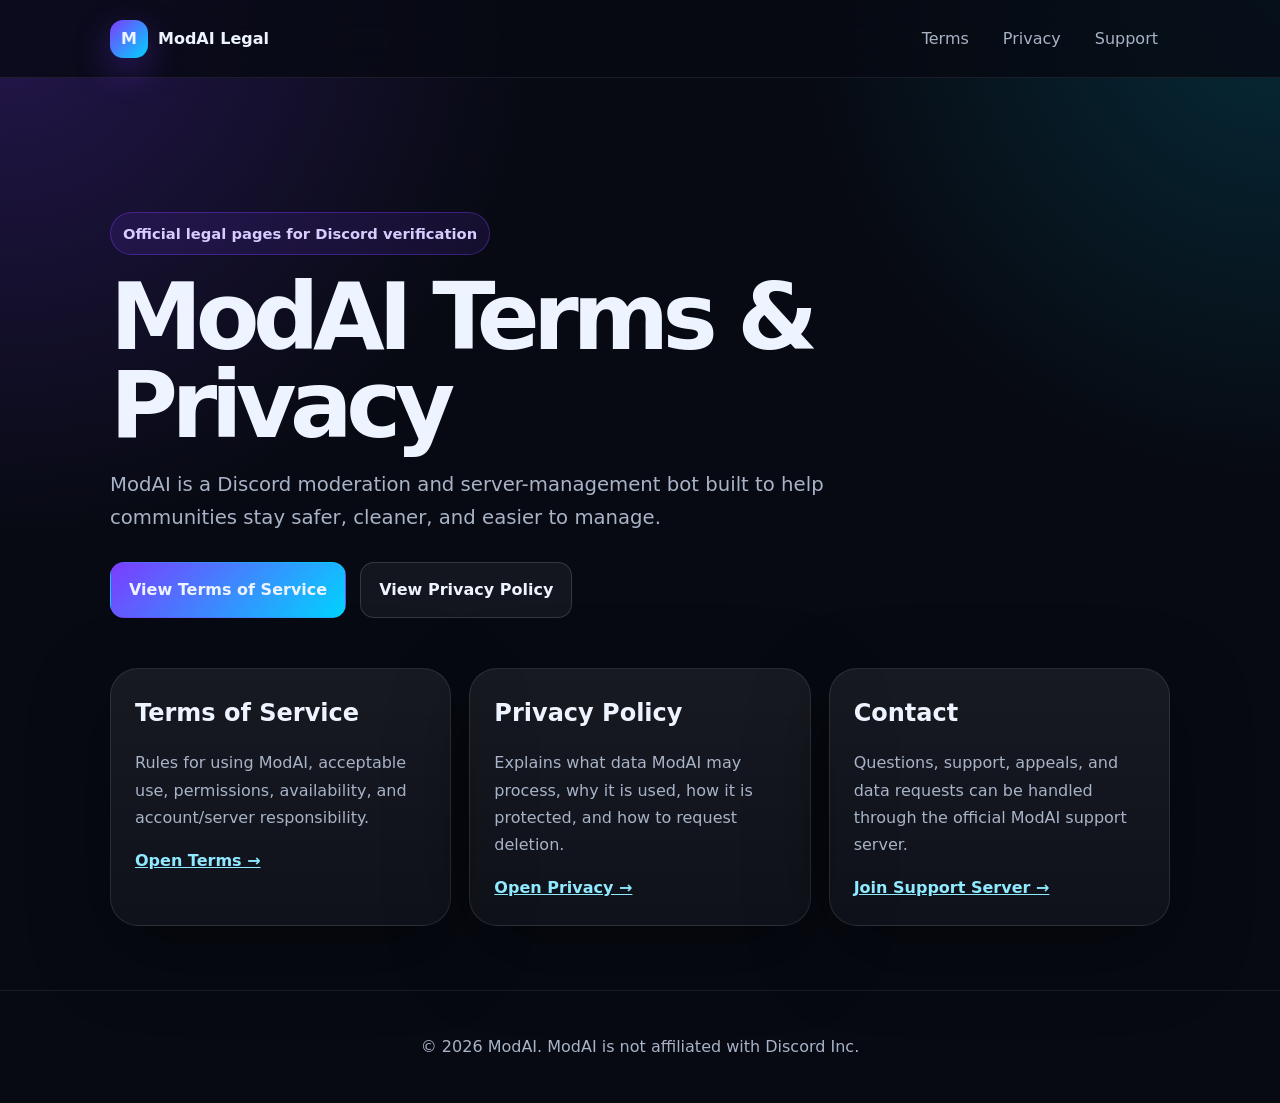
<file: index.html>
<!doctype html><html lang='en'><head><meta charset='utf-8'><meta name='viewport' content='width=device-width, initial-scale=1'><title>ModAI Legal Center</title><meta name='description' content='Official Terms of Service and Privacy Policy for the ModAI Discord bot.'><link rel='stylesheet' href='style.css'></head><body><header class='site-header'><nav class='nav'><a class='brand' href='index.html'><span class='logo'>M</span><span>ModAI Legal</span></a><div class='links'><a href='terms.html'>Terms</a><a href='privacy.html'>Privacy</a><a href='https://discord.gg/U6xr54MSR'>Support</a></div></nav></header><main><section class='hero'><div class='badge'>Official legal pages for Discord verification</div><h1>ModAI Terms & Privacy</h1><p>ModAI is a Discord moderation and server-management bot built to help communities stay safer, cleaner, and easier to manage.</p><div class='actions'><a class='button primary' href='terms.html'>View Terms of Service</a><a class='button' href='privacy.html'>View Privacy Policy</a></div></section><section class='cards'><article class='card'><h2>Terms of Service</h2><p>Rules for using ModAI, acceptable use, permissions, availability, and account/server responsibility.</p><a href='terms.html'>Open Terms →</a></article><article class='card'><h2>Privacy Policy</h2><p>Explains what data ModAI may process, why it is used, how it is protected, and how to request deletion.</p><a href='privacy.html'>Open Privacy →</a></article><article class='card'><h2>Contact</h2><p>Questions, support, appeals, and data requests can be handled through the official ModAI support server.</p><a href='https://discord.gg/U6xr54MSR'>Join Support Server →</a></article></section></main><footer class='footer'><p>© 2026 ModAI. ModAI is not affiliated with Discord Inc.</p></footer></body></html>
</file>
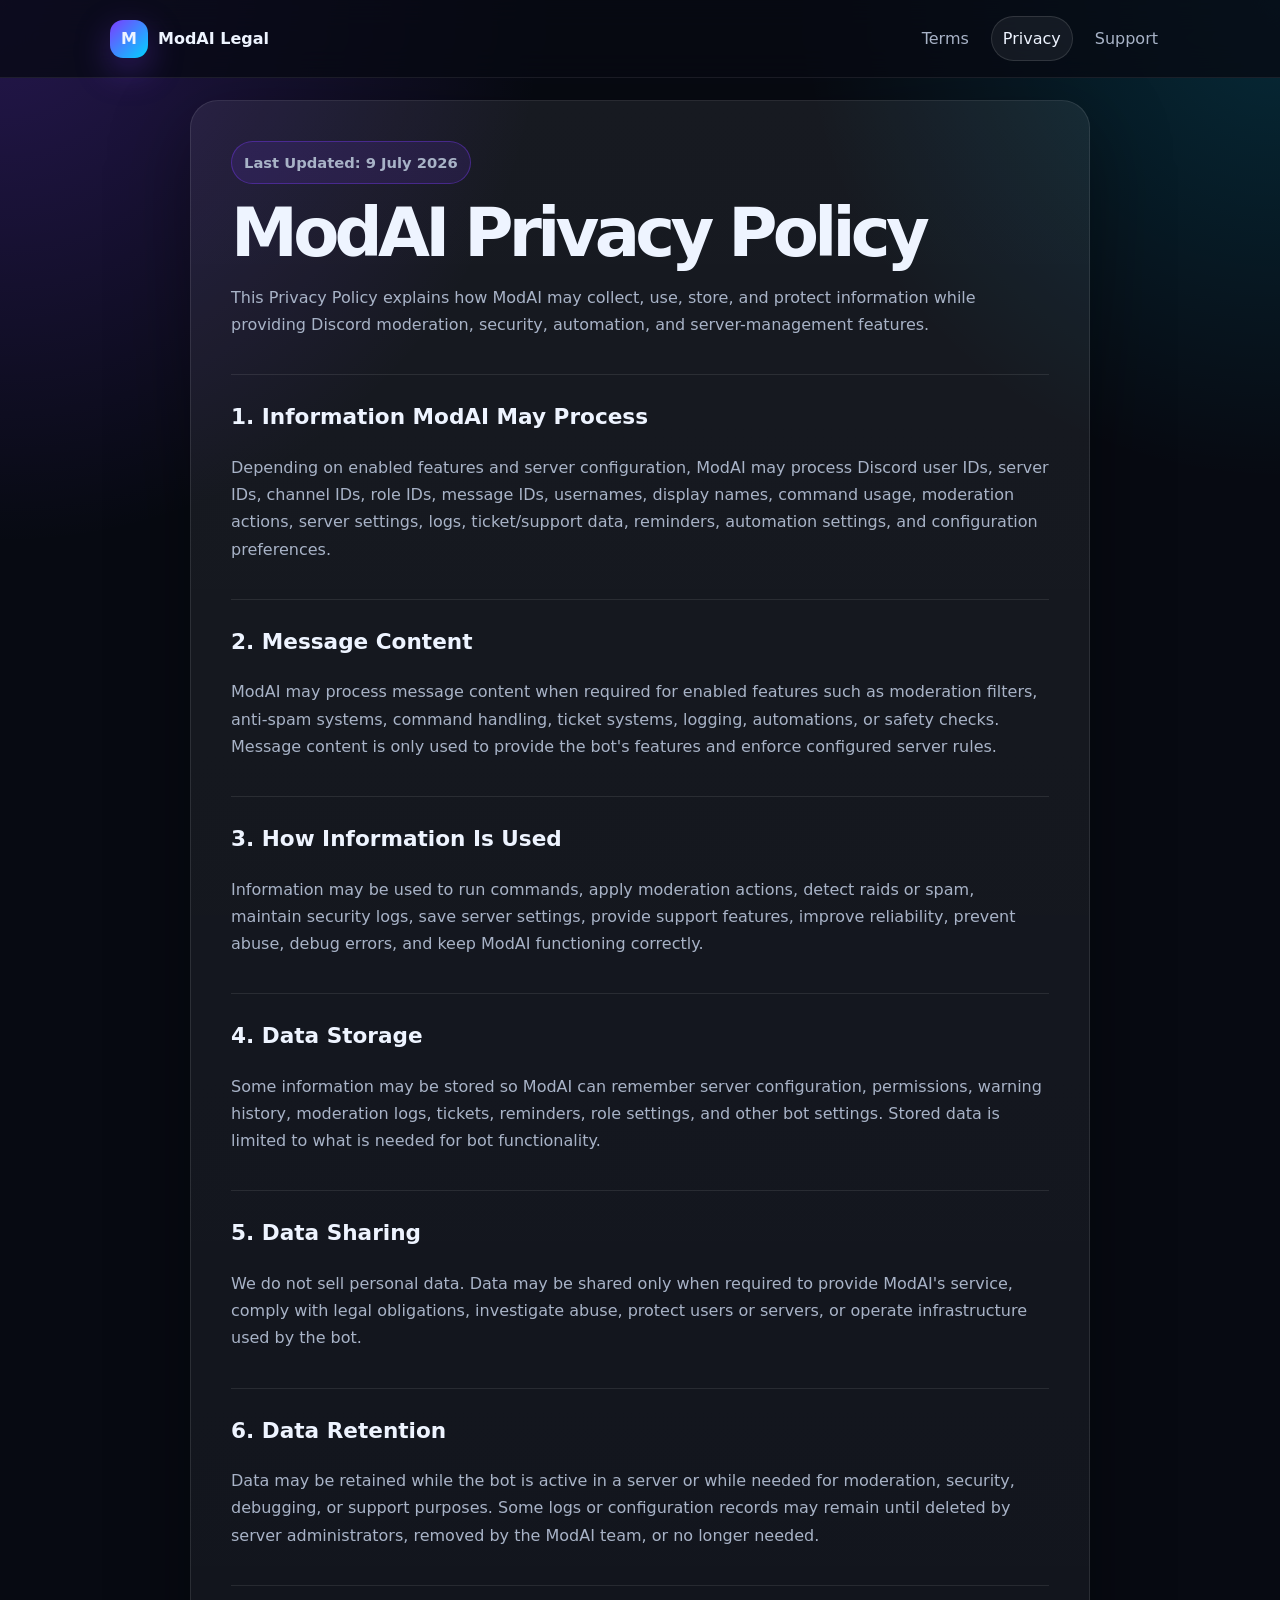
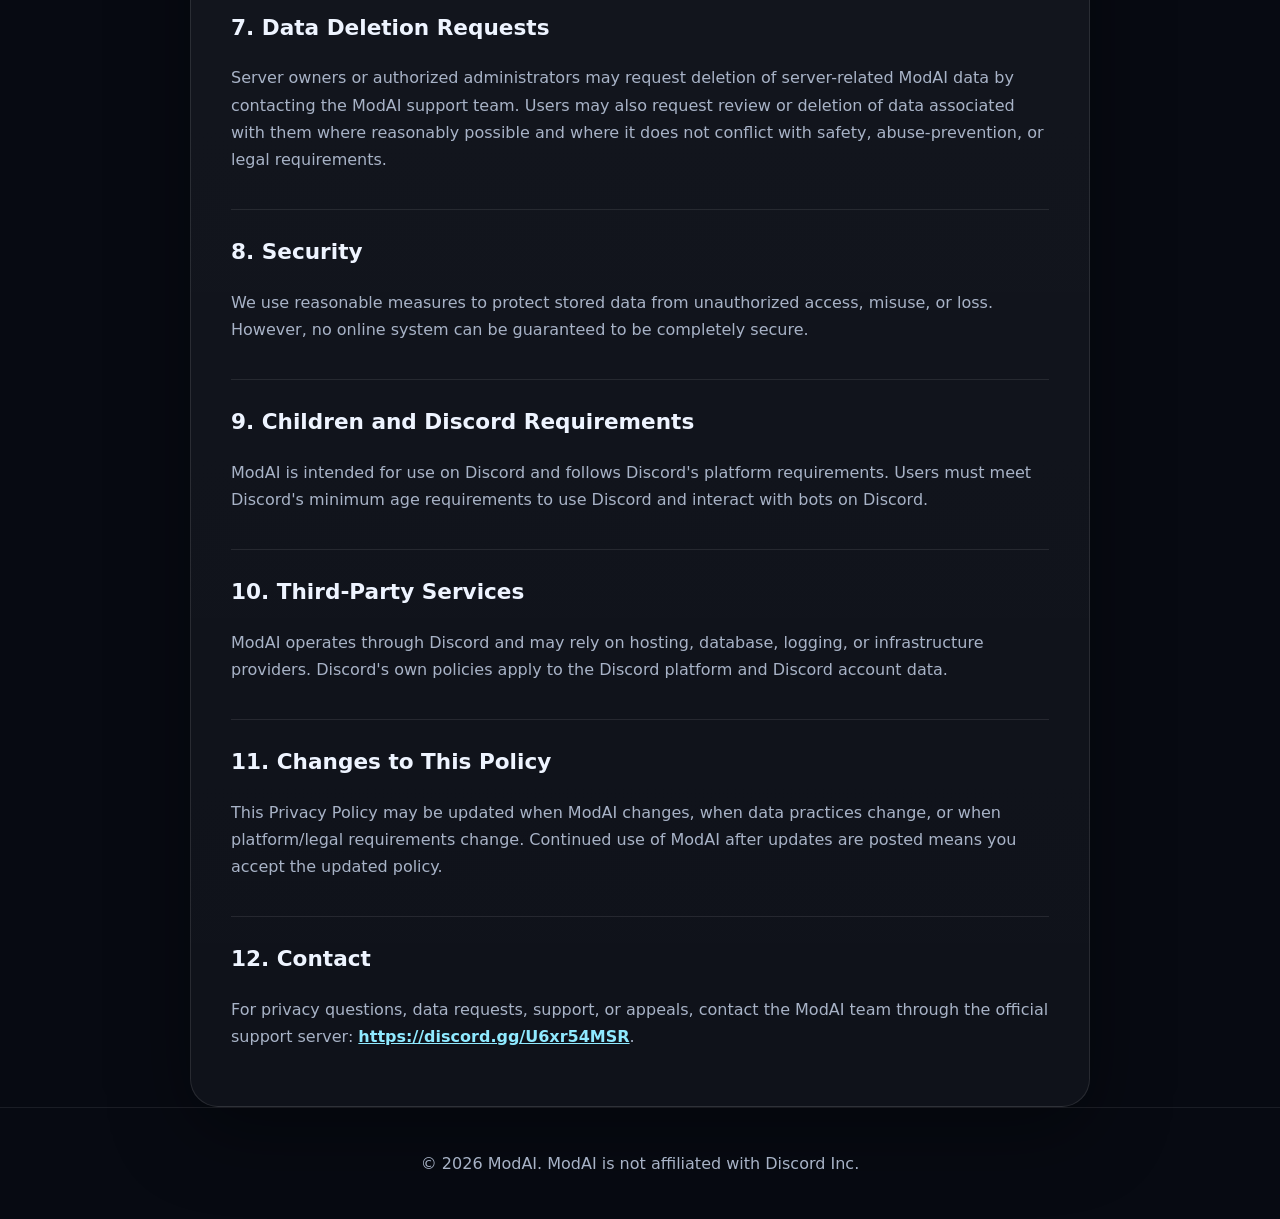
<file: privacy.html>
<!doctype html><html lang='en'><head><meta charset='utf-8'><meta name='viewport' content='width=device-width, initial-scale=1'><title>ModAI Privacy Policy</title><meta name='description' content='Privacy Policy for the ModAI Discord bot.'><link rel='stylesheet' href='style.css'></head><body><header class='site-header'><nav class='nav'><a class='brand' href='index.html'><span class='logo'>M</span><span>ModAI Legal</span></a><div class='links'><a href='terms.html'>Terms</a><a aria-current='page' href='privacy.html'>Privacy</a><a href='https://discord.gg/U6xr54MSR'>Support</a></div></nav></header><main class='document'><p class='badge'>Last Updated: 9 July 2026</p><h1>ModAI Privacy Policy</h1><p>This Privacy Policy explains how ModAI may collect, use, store, and protect information while providing Discord moderation, security, automation, and server-management features.</p><h2>1. Information ModAI May Process</h2><p>Depending on enabled features and server configuration, ModAI may process Discord user IDs, server IDs, channel IDs, role IDs, message IDs, usernames, display names, command usage, moderation actions, server settings, logs, ticket/support data, reminders, automation settings, and configuration preferences.</p><h2>2. Message Content</h2><p>ModAI may process message content when required for enabled features such as moderation filters, anti-spam systems, command handling, ticket systems, logging, automations, or safety checks. Message content is only used to provide the bot's features and enforce configured server rules.</p><h2>3. How Information Is Used</h2><p>Information may be used to run commands, apply moderation actions, detect raids or spam, maintain security logs, save server settings, provide support features, improve reliability, prevent abuse, debug errors, and keep ModAI functioning correctly.</p><h2>4. Data Storage</h2><p>Some information may be stored so ModAI can remember server configuration, permissions, warning history, moderation logs, tickets, reminders, role settings, and other bot settings. Stored data is limited to what is needed for bot functionality.</p><h2>5. Data Sharing</h2><p>We do not sell personal data. Data may be shared only when required to provide ModAI's service, comply with legal obligations, investigate abuse, protect users or servers, or operate infrastructure used by the bot.</p><h2>6. Data Retention</h2><p>Data may be retained while the bot is active in a server or while needed for moderation, security, debugging, or support purposes. Some logs or configuration records may remain until deleted by server administrators, removed by the ModAI team, or no longer needed.</p><h2>7. Data Deletion Requests</h2><p>Server owners or authorized administrators may request deletion of server-related ModAI data by contacting the ModAI support team. Users may also request review or deletion of data associated with them where reasonably possible and where it does not conflict with safety, abuse-prevention, or legal requirements.</p><h2>8. Security</h2><p>We use reasonable measures to protect stored data from unauthorized access, misuse, or loss. However, no online system can be guaranteed to be completely secure.</p><h2>9. Children and Discord Requirements</h2><p>ModAI is intended for use on Discord and follows Discord's platform requirements. Users must meet Discord's minimum age requirements to use Discord and interact with bots on Discord.</p><h2>10. Third-Party Services</h2><p>ModAI operates through Discord and may rely on hosting, database, logging, or infrastructure providers. Discord's own policies apply to the Discord platform and Discord account data.</p><h2>11. Changes to This Policy</h2><p>This Privacy Policy may be updated when ModAI changes, when data practices change, or when platform/legal requirements change. Continued use of ModAI after updates are posted means you accept the updated policy.</p><h2>12. Contact</h2><p>For privacy questions, data requests, support, or appeals, contact the ModAI team through the official support server: <a href='https://discord.gg/U6xr54MSR'>https://discord.gg/U6xr54MSR</a>.</p></main><footer class='footer'><p>© 2026 ModAI. ModAI is not affiliated with Discord Inc.</p></footer></body></html>
</file>
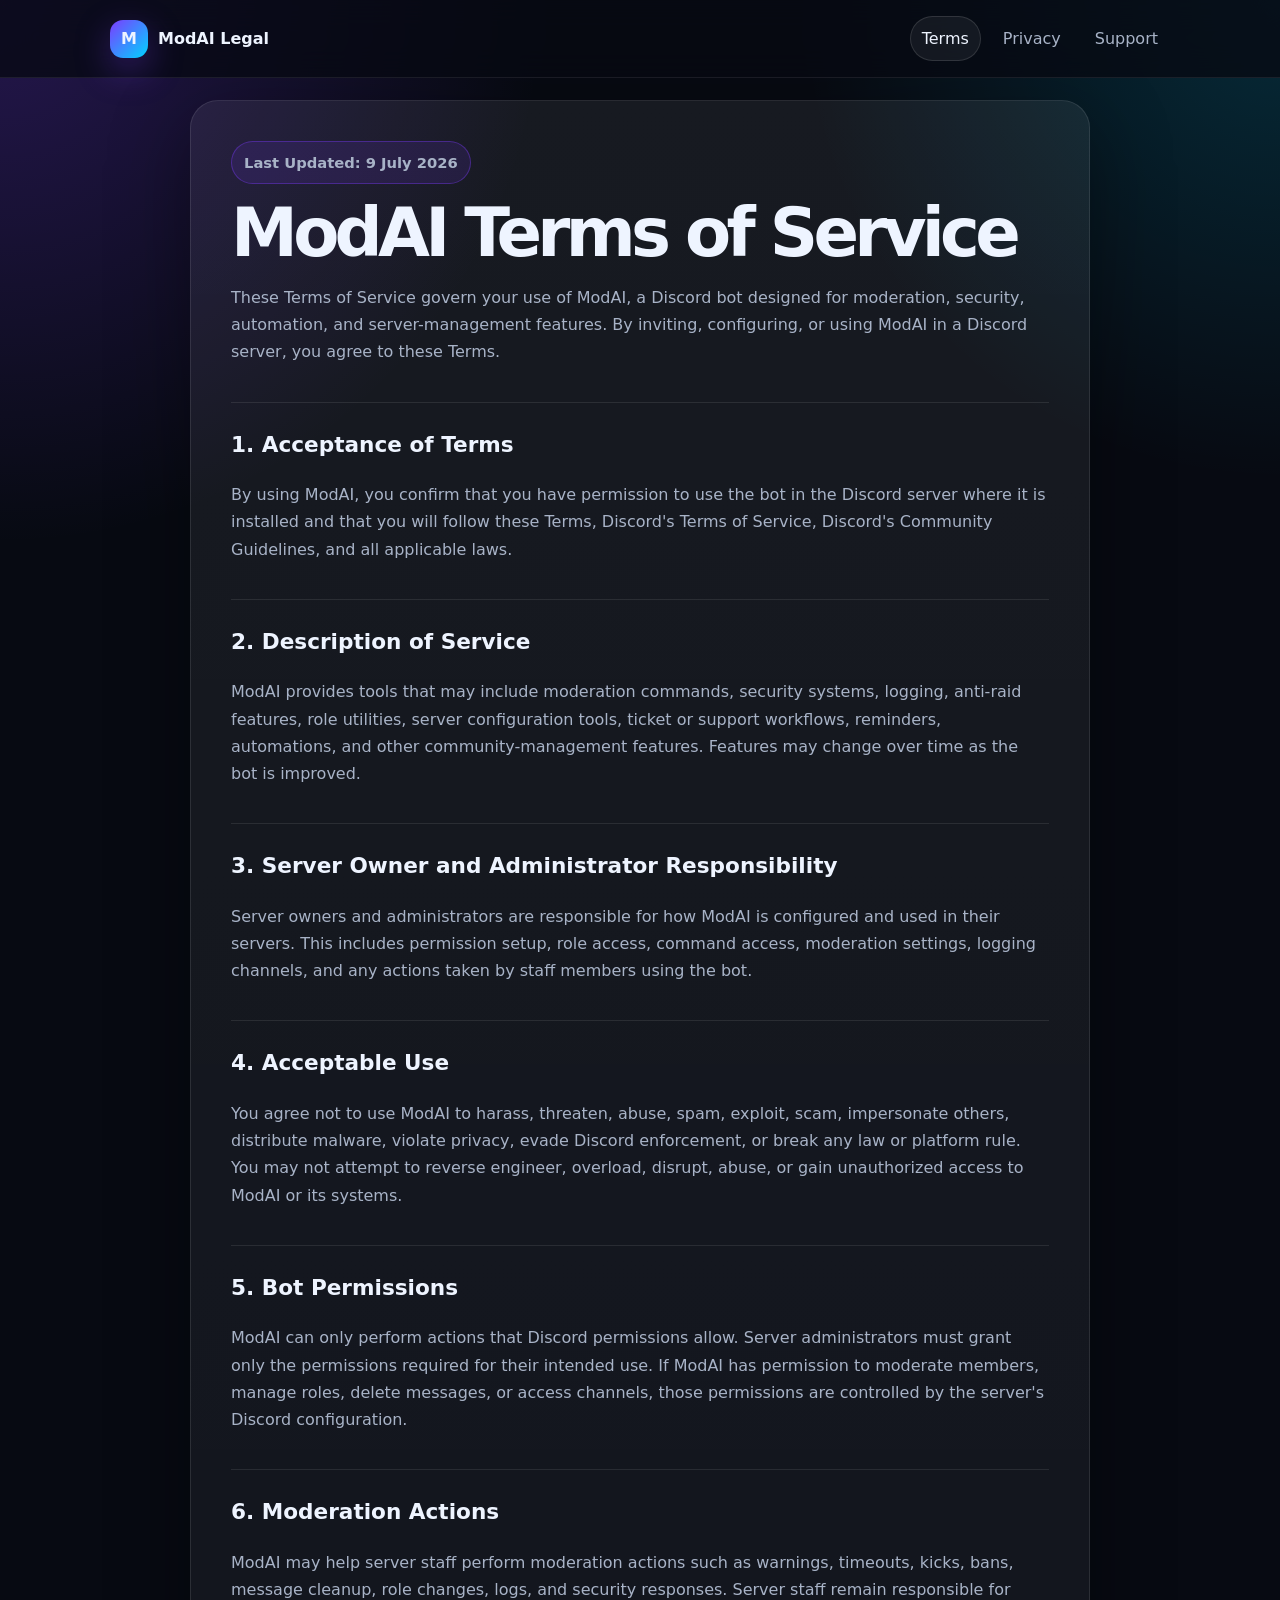
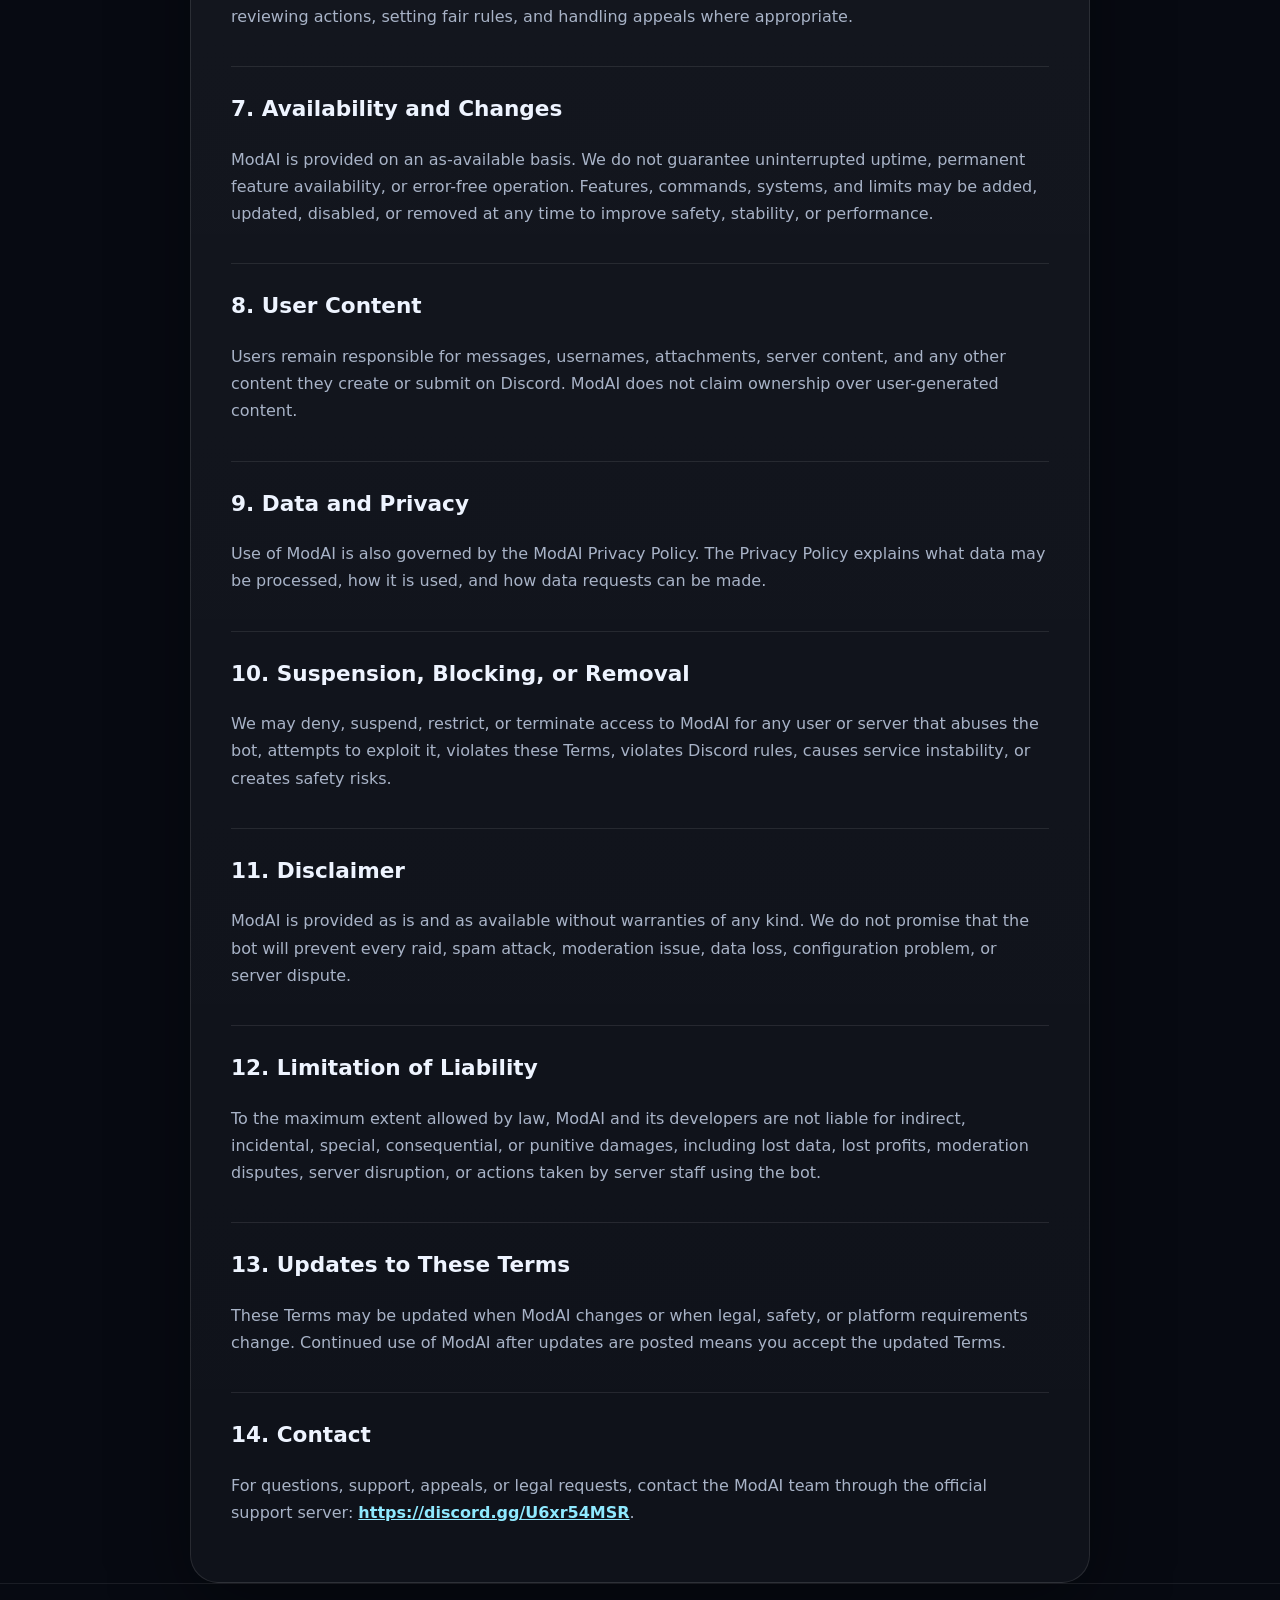
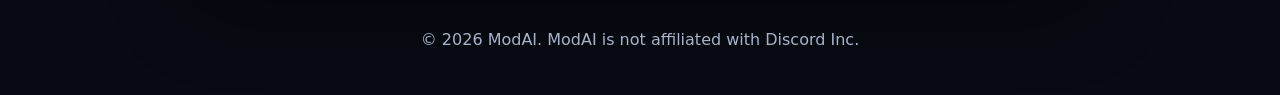
<file: terms.html>
<!doctype html><html lang='en'><head><meta charset='utf-8'><meta name='viewport' content='width=device-width, initial-scale=1'><title>ModAI Terms of Service</title><meta name='description' content='Terms of Service for the ModAI Discord bot.'><link rel='stylesheet' href='style.css'></head><body><header class='site-header'><nav class='nav'><a class='brand' href='index.html'><span class='logo'>M</span><span>ModAI Legal</span></a><div class='links'><a aria-current='page' href='terms.html'>Terms</a><a href='privacy.html'>Privacy</a><a href='https://discord.gg/U6xr54MSR'>Support</a></div></nav></header><main class='document'><p class='badge'>Last Updated: 9 July 2026</p><h1>ModAI Terms of Service</h1><p>These Terms of Service govern your use of ModAI, a Discord bot designed for moderation, security, automation, and server-management features. By inviting, configuring, or using ModAI in a Discord server, you agree to these Terms.</p><h2>1. Acceptance of Terms</h2><p>By using ModAI, you confirm that you have permission to use the bot in the Discord server where it is installed and that you will follow these Terms, Discord's Terms of Service, Discord's Community Guidelines, and all applicable laws.</p><h2>2. Description of Service</h2><p>ModAI provides tools that may include moderation commands, security systems, logging, anti-raid features, role utilities, server configuration tools, ticket or support workflows, reminders, automations, and other community-management features. Features may change over time as the bot is improved.</p><h2>3. Server Owner and Administrator Responsibility</h2><p>Server owners and administrators are responsible for how ModAI is configured and used in their servers. This includes permission setup, role access, command access, moderation settings, logging channels, and any actions taken by staff members using the bot.</p><h2>4. Acceptable Use</h2><p>You agree not to use ModAI to harass, threaten, abuse, spam, exploit, scam, impersonate others, distribute malware, violate privacy, evade Discord enforcement, or break any law or platform rule. You may not attempt to reverse engineer, overload, disrupt, abuse, or gain unauthorized access to ModAI or its systems.</p><h2>5. Bot Permissions</h2><p>ModAI can only perform actions that Discord permissions allow. Server administrators must grant only the permissions required for their intended use. If ModAI has permission to moderate members, manage roles, delete messages, or access channels, those permissions are controlled by the server's Discord configuration.</p><h2>6. Moderation Actions</h2><p>ModAI may help server staff perform moderation actions such as warnings, timeouts, kicks, bans, message cleanup, role changes, logs, and security responses. Server staff remain responsible for reviewing actions, setting fair rules, and handling appeals where appropriate.</p><h2>7. Availability and Changes</h2><p>ModAI is provided on an as-available basis. We do not guarantee uninterrupted uptime, permanent feature availability, or error-free operation. Features, commands, systems, and limits may be added, updated, disabled, or removed at any time to improve safety, stability, or performance.</p><h2>8. User Content</h2><p>Users remain responsible for messages, usernames, attachments, server content, and any other content they create or submit on Discord. ModAI does not claim ownership over user-generated content.</p><h2>9. Data and Privacy</h2><p>Use of ModAI is also governed by the ModAI Privacy Policy. The Privacy Policy explains what data may be processed, how it is used, and how data requests can be made.</p><h2>10. Suspension, Blocking, or Removal</h2><p>We may deny, suspend, restrict, or terminate access to ModAI for any user or server that abuses the bot, attempts to exploit it, violates these Terms, violates Discord rules, causes service instability, or creates safety risks.</p><h2>11. Disclaimer</h2><p>ModAI is provided as is and as available without warranties of any kind. We do not promise that the bot will prevent every raid, spam attack, moderation issue, data loss, configuration problem, or server dispute.</p><h2>12. Limitation of Liability</h2><p>To the maximum extent allowed by law, ModAI and its developers are not liable for indirect, incidental, special, consequential, or punitive damages, including lost data, lost profits, moderation disputes, server disruption, or actions taken by server staff using the bot.</p><h2>13. Updates to These Terms</h2><p>These Terms may be updated when ModAI changes or when legal, safety, or platform requirements change. Continued use of ModAI after updates are posted means you accept the updated Terms.</p><h2>14. Contact</h2><p>For questions, support, appeals, or legal requests, contact the ModAI team through the official support server: <a href='https://discord.gg/U6xr54MSR'>https://discord.gg/U6xr54MSR</a>.</p></main><footer class='footer'><p>© 2026 ModAI. ModAI is not affiliated with Discord Inc.</p></footer></body></html>
</file>
<file: style.css>
:root{color-scheme:dark;--bg:#070a12;--panel:#101827;--text:#eef4ff;--muted:#a8b3c7;--brand:#7c3cff;--brand2:#00d4ff;--shadow:0 24px 80px rgba(0,0,0,.38)}*{box-sizing:border-box}html{scroll-behavior:smooth}body{margin:0;font-family:Inter,ui-sans-serif,system-ui,-apple-system,BlinkMacSystemFont,'Segoe UI',sans-serif;background:radial-gradient(circle at top left,rgba(124,60,255,.25),transparent 34rem),radial-gradient(circle at top right,rgba(0,212,255,.16),transparent 30rem),var(--bg);color:var(--text);line-height:1.7}.site-header{position:sticky;top:0;z-index:10;backdrop-filter:blur(16px);background:rgba(7,10,18,.78);border-bottom:1px solid rgba(255,255,255,.08)}.nav{max-width:1100px;margin:auto;padding:16px 20px;display:flex;align-items:center;justify-content:space-between;gap:16px}.brand{display:flex;align-items:center;gap:10px;color:var(--text);font-weight:800;text-decoration:none}.logo{width:38px;height:38px;border-radius:13px;display:grid;place-items:center;background:linear-gradient(135deg,var(--brand),var(--brand2));box-shadow:0 12px 35px rgba(124,60,255,.35)}.links{display:flex;gap:10px;flex-wrap:wrap}.links a{color:var(--muted);text-decoration:none;padding:8px 11px;border-radius:999px;border:1px solid transparent}.links a:hover,.links a[aria-current=page]{color:var(--text);border-color:rgba(255,255,255,.12);background:rgba(255,255,255,.06)}main{max-width:1100px;margin:auto;padding:64px 20px}.hero{padding:70px 0 50px}.badge{display:inline-flex;margin:0 0 18px;padding:8px 12px;border:1px solid rgba(124,60,255,.38);border-radius:999px;background:rgba(124,60,255,.12);color:#d8ccff;font-weight:700;font-size:.92rem}.hero h1,.document h1{margin:0 0 18px;font-size:clamp(2.5rem,8vw,5.8rem);line-height:.95;letter-spacing:-.07em}.hero p{max-width:720px;font-size:1.23rem;color:var(--muted);margin:0 0 28px}.actions{display:flex;gap:14px;flex-wrap:wrap}.button{display:inline-flex;align-items:center;justify-content:center;padding:13px 18px;border-radius:14px;border:1px solid rgba(255,255,255,.14);color:var(--text);text-decoration:none;background:rgba(255,255,255,.05);font-weight:800}.button.primary{background:linear-gradient(135deg,var(--brand),var(--brand2));border-color:transparent}.cards{display:grid;grid-template-columns:repeat(3,minmax(0,1fr));gap:18px}.card,.document{background:linear-gradient(180deg,rgba(255,255,255,.065),rgba(255,255,255,.035));border:1px solid rgba(255,255,255,.1);border-radius:28px;box-shadow:var(--shadow)}.card{padding:24px}.card h2{margin:0 0 8px}.card p{color:var(--muted)}.card a,.document a{color:#8fe9ff;font-weight:800}.document{max-width:900px;padding:40px;margin-top:22px}.document h1{font-size:clamp(2.1rem,6vw,4.2rem)}.document h2{margin-top:36px;padding-top:24px;border-top:1px solid rgba(255,255,255,.09);font-size:1.35rem}.document p{color:var(--muted)}.footer{border-top:1px solid rgba(255,255,255,.08);text-align:center;color:var(--muted);padding:26px 20px}@media(max-width:780px){.nav{align-items:flex-start;flex-direction:column}.hero{padding-top:40px}.cards{grid-template-columns:1fr}.document{padding:24px;border-radius:22px}}
</file>
